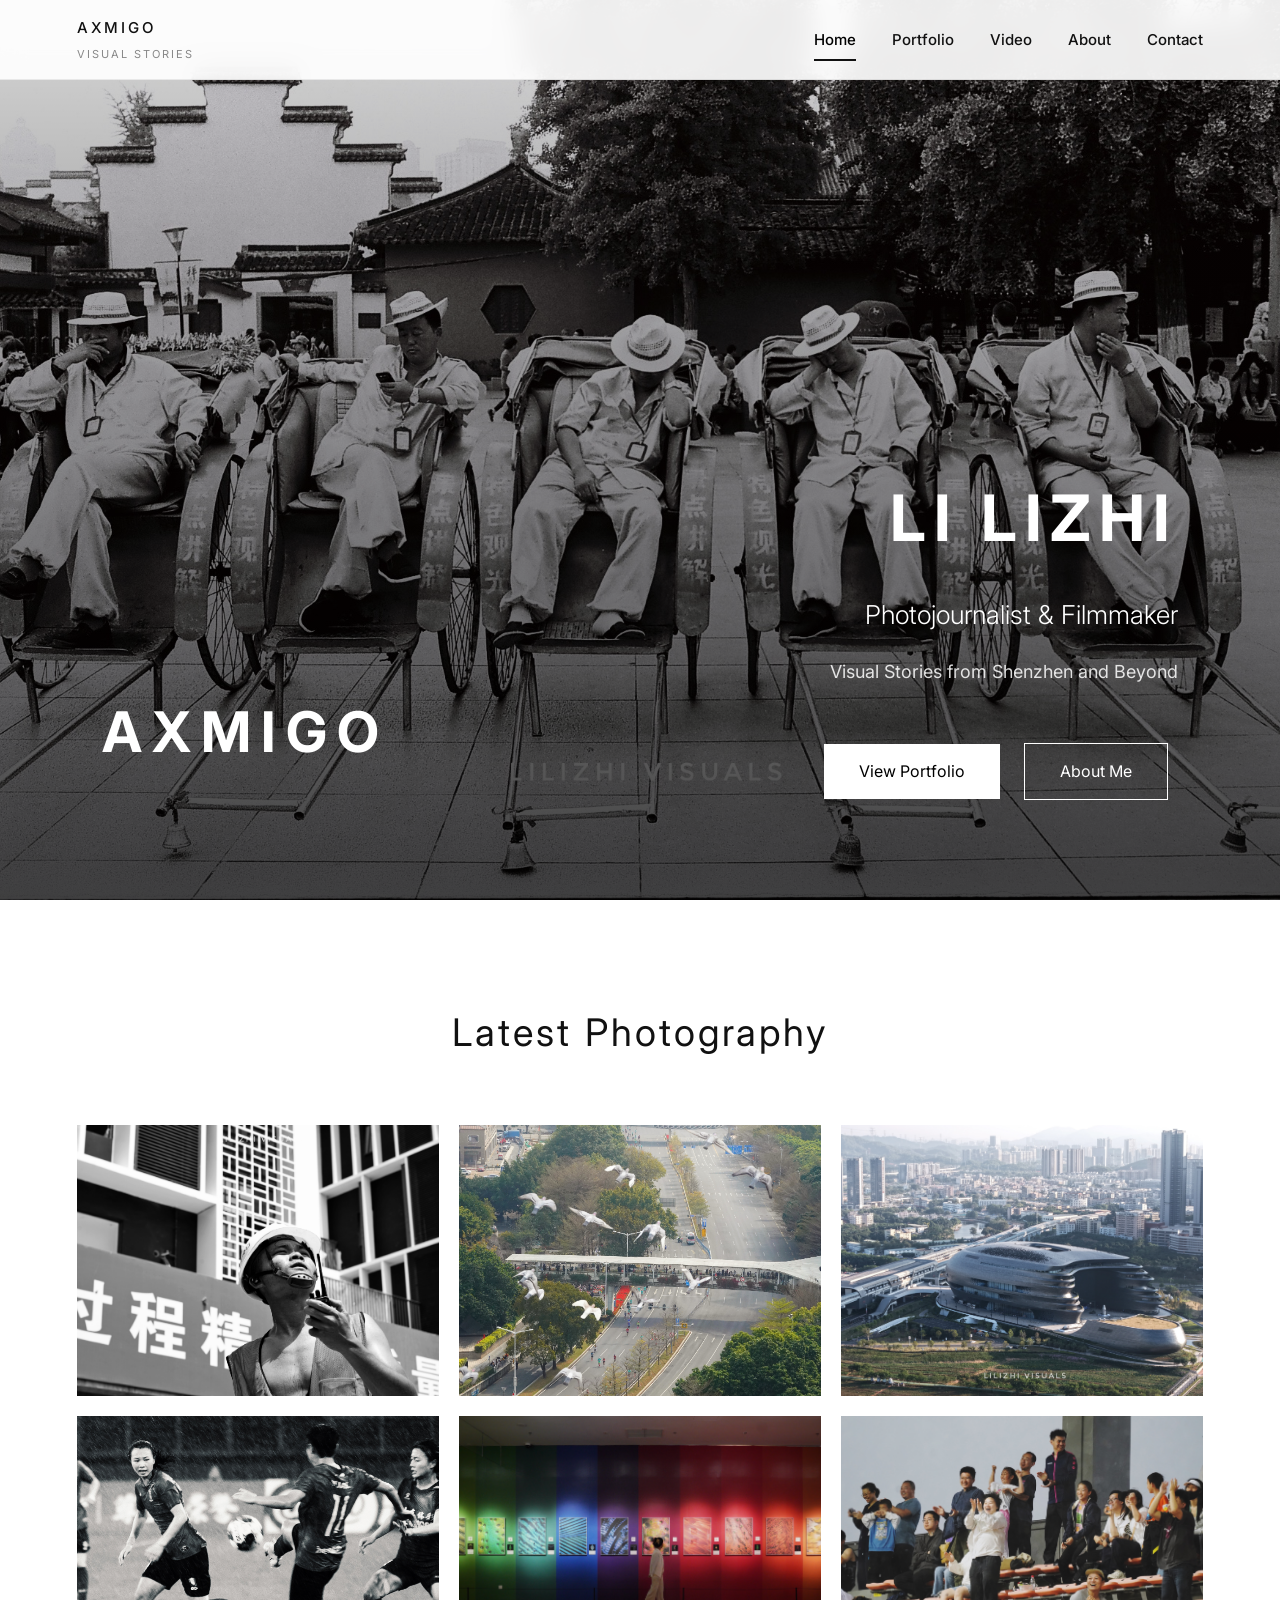
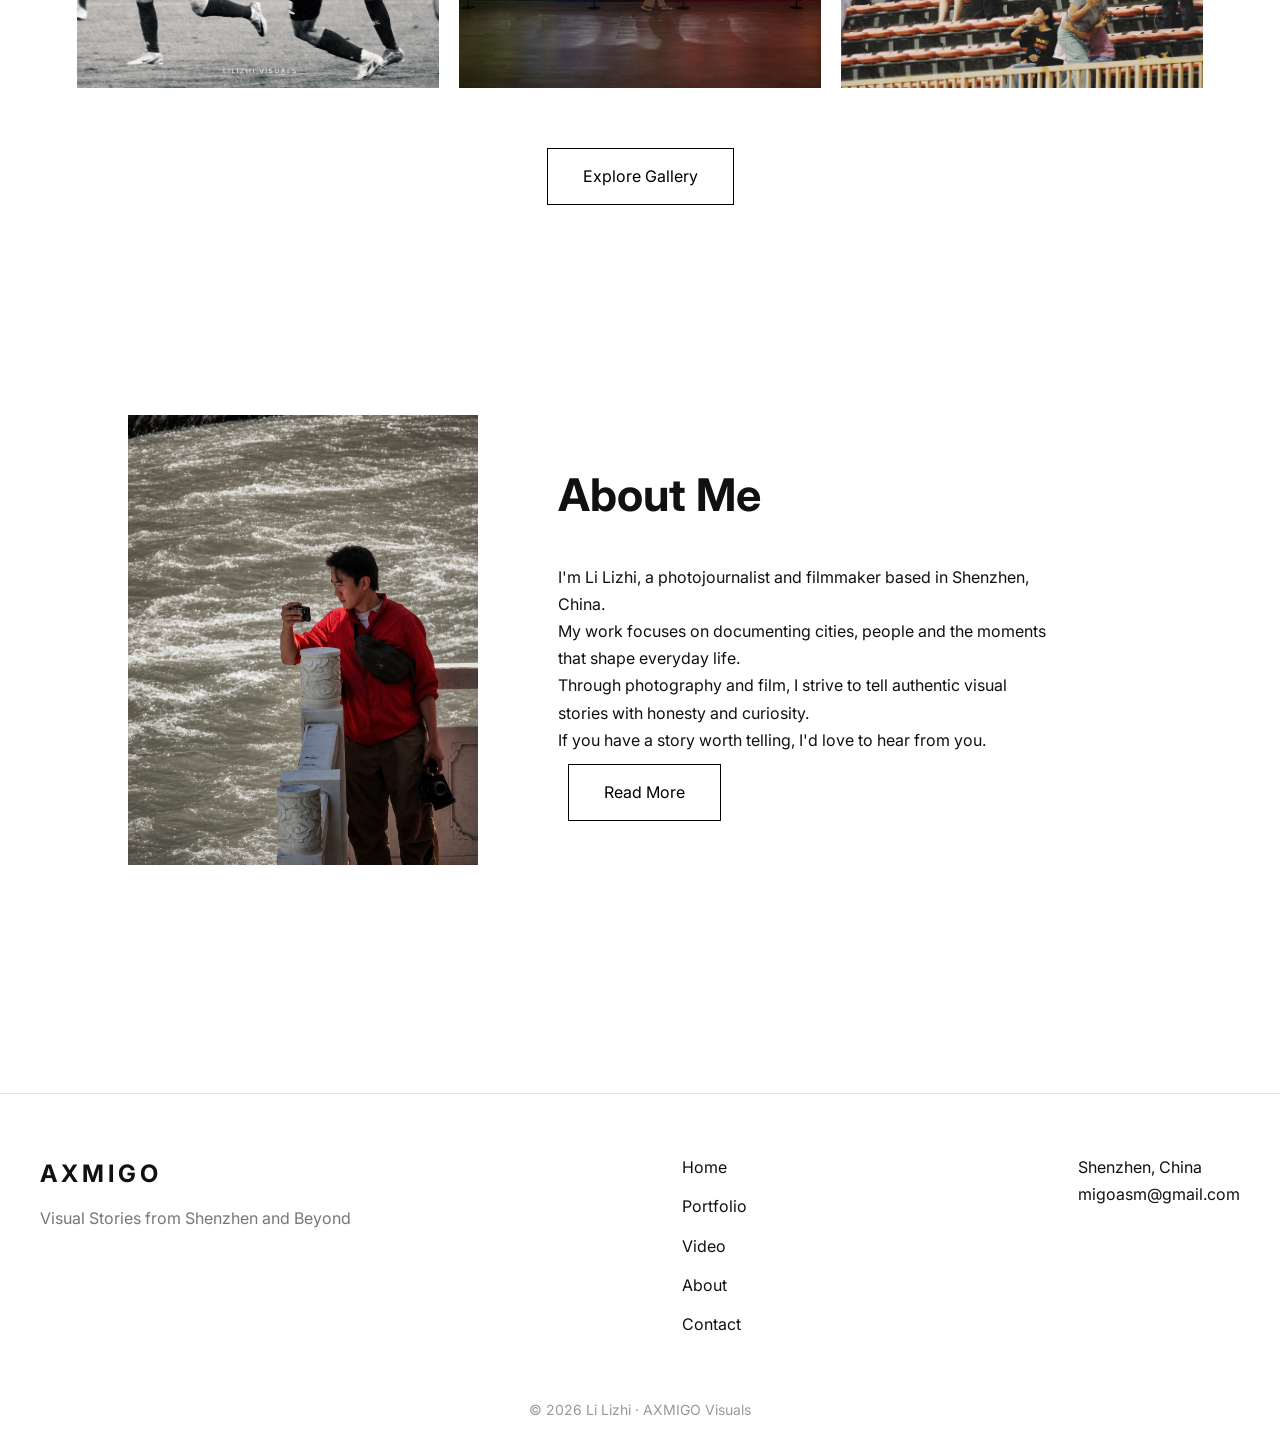
<file: index.html>
<!DOCTYPE html>
<html lang="en">

<head>
    <meta charset="UTF-8">
    <meta name="viewport" content="width=device-width, initial-scale=1.0">

    <title>AXMIGO Visuals | Li Lizhi</title>

    <meta name="description"
        content="Li Lizhi | Photojournalist, Filmmaker and Visual Storyteller based in Shenzhen.">
    <link rel="preconnect" href="https://fonts.googleapis.com">

    <link rel="preconnect" href="https://fonts.gstatic.com" crossorigin>

    <link href="https://fonts.googleapis.com/css2?family=Inter:wght@300;400;500;600;700&display=swap" rel="stylesheet">
    <link rel="stylesheet" href="css/style.css">
</head>

<body>

    <!-- Navigation -->

    <header class="navbar">

<div class="logo">

    <a href="index.html">

        AXMIGO

    </a>

    <span>

        VISUAL STORIES

    </span>

</div>

        <nav>

            <ul>

                <li><a href="index.html" class="active">Home</a></li>

                <li><a href="photo.html">Portfolio</a></li>

                <li><a href="video.html">Video</a></li>

                <li><a href="about.html">About</a></li>

                <li><a href="contact.html">Contact</a></li>

            </ul>

        </nav>

    </header>





    <!-- Hero -->

    <section class="hero">

        <!-- Background Slider -->

        <div class="slider">

            <img src="images/hero1.jpg" class="slide active">

            <img src="images/hero2.jpg" class="slide">

            <img src="images/hero3.jpg" class="slide">

        </div>

        <!-- Overlay -->

        <div class="overlay"></div>

        <!-- Hero Content -->

      <div class="hero-content">

    <div class="hero-left">

        <div class="brand">
            AXMIGO
        </div>

    </div>

    <div class="hero-right">

        <h1>LI LIZHI</h1>

        <h2>Photojournalist & Filmmaker</h2>

        <p>Visual Stories from Shenzhen and Beyond</p>

        <div class="hero-buttons">

            <a href="photo.html" class="btn btn-light">
                View Portfolio
            </a>

            <a href="about.html" class="btn btn-outline">
                About Me
            </a>

        </div>

    </div>

</div>
</section>

    <!-- Gallery Preview -->

    <section class="gallery-preview">

        <div class="section-title">

            Latest Photography

        </div>
<div class="gallery">

<img src="images/portfolio/news/news01.jpg">

<img src="images/portfolio/documentary/doc01.jpg">

<img src="images/portfolio/urban/urban01.jpg">

<img src="images/portfolio/sports/sports01.jpg">

<img src="images/portfolio/portrait/portrait01.jpg">

<img src="images/portfolio/news/news02.jpg">

</div>

        <div class="center">

            <a href="photo.html" class="btn btn-dark">

                Explore Gallery

            </a>

        </div>

    </section>





    <!-- About Preview -->

    <section class="about-preview">

        <div class="about-photo">

            <img src="images/myself01.jpg">

        </div>

        <div class="about-text">

            <h2>

                About Me

            </h2>

            <p>

                I'm Li Lizhi, a photojournalist and filmmaker based in Shenzhen, China.

            </p>

            <p>

                My work focuses on documenting cities, people and the moments that shape everyday life.

            </p>
            
            <p>

                Through photography and film, I strive to tell authentic visual stories with honesty and curiosity.

            </p>
            
            <p>

                If you have a story worth telling, I'd love to hear from you.

            </p>
            
            <a href="about.html" class="btn btn-dark">

                Read More

            </a>

        </div>

    </section>





<!-- Footer -->

<footer class="site-footer">

    <div class="footer-container">

        <div class="footer-brand">

            <h2>AXMIGO</h2>

            <p>Visual Stories from Shenzhen and Beyond</p>

        </div>

        <div class="footer-links">

            <a href="index.html">Home</a>

            <a href="photo.html">Portfolio</a>

            <a href="video.html">Video</a>

            <a href="about.html">About</a>

            <a href="contact.html">Contact</a>

        </div>

        <div class="footer-contact">

            <p>Shenzhen, China</p>

            <p>
                <a href="mailto:migoasm@gmail.com">
                    migoasm@gmail.com
                </a>
            </p>

        </div>

    </div>

    <div class="footer-bottom">

        © 2026 Li Lizhi · AXMIGO Visuals

    </div>

</footer>



    <script src="js/slider.js"></script>

</body>

</html>
</file>
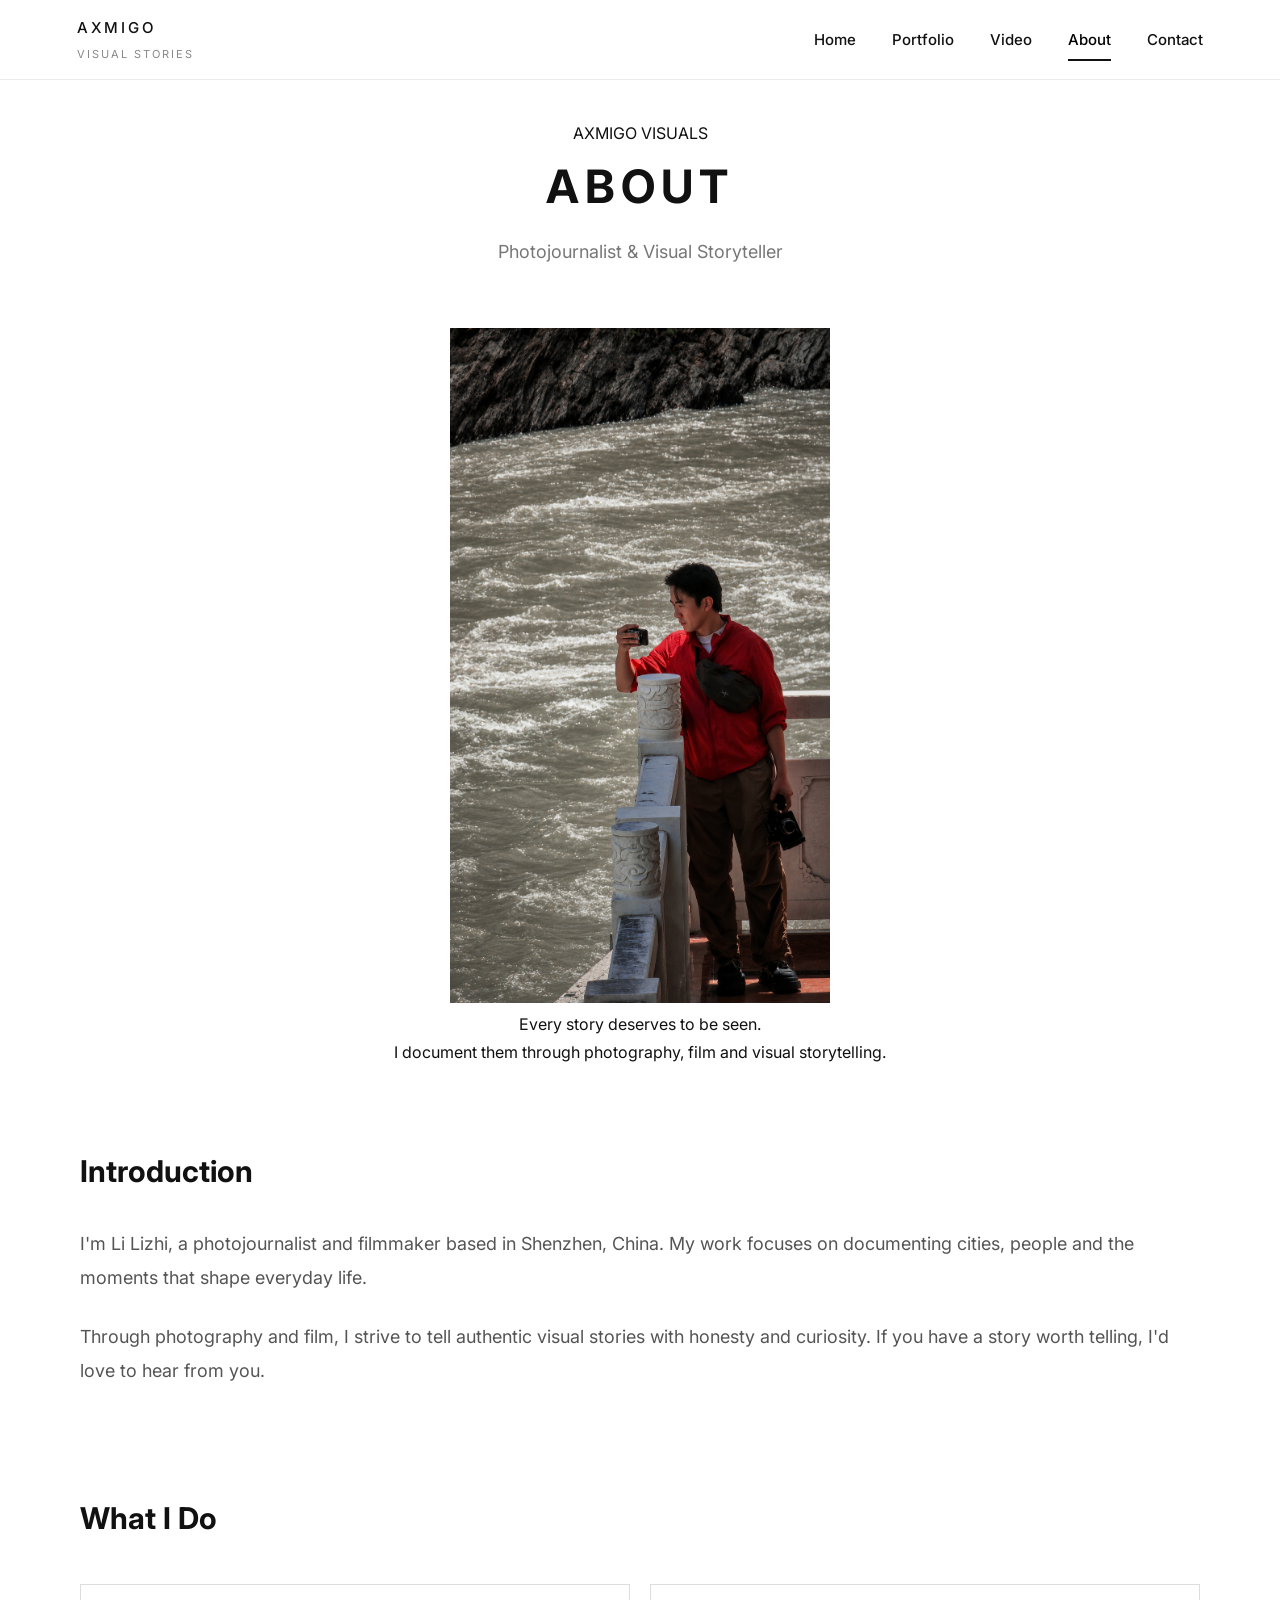
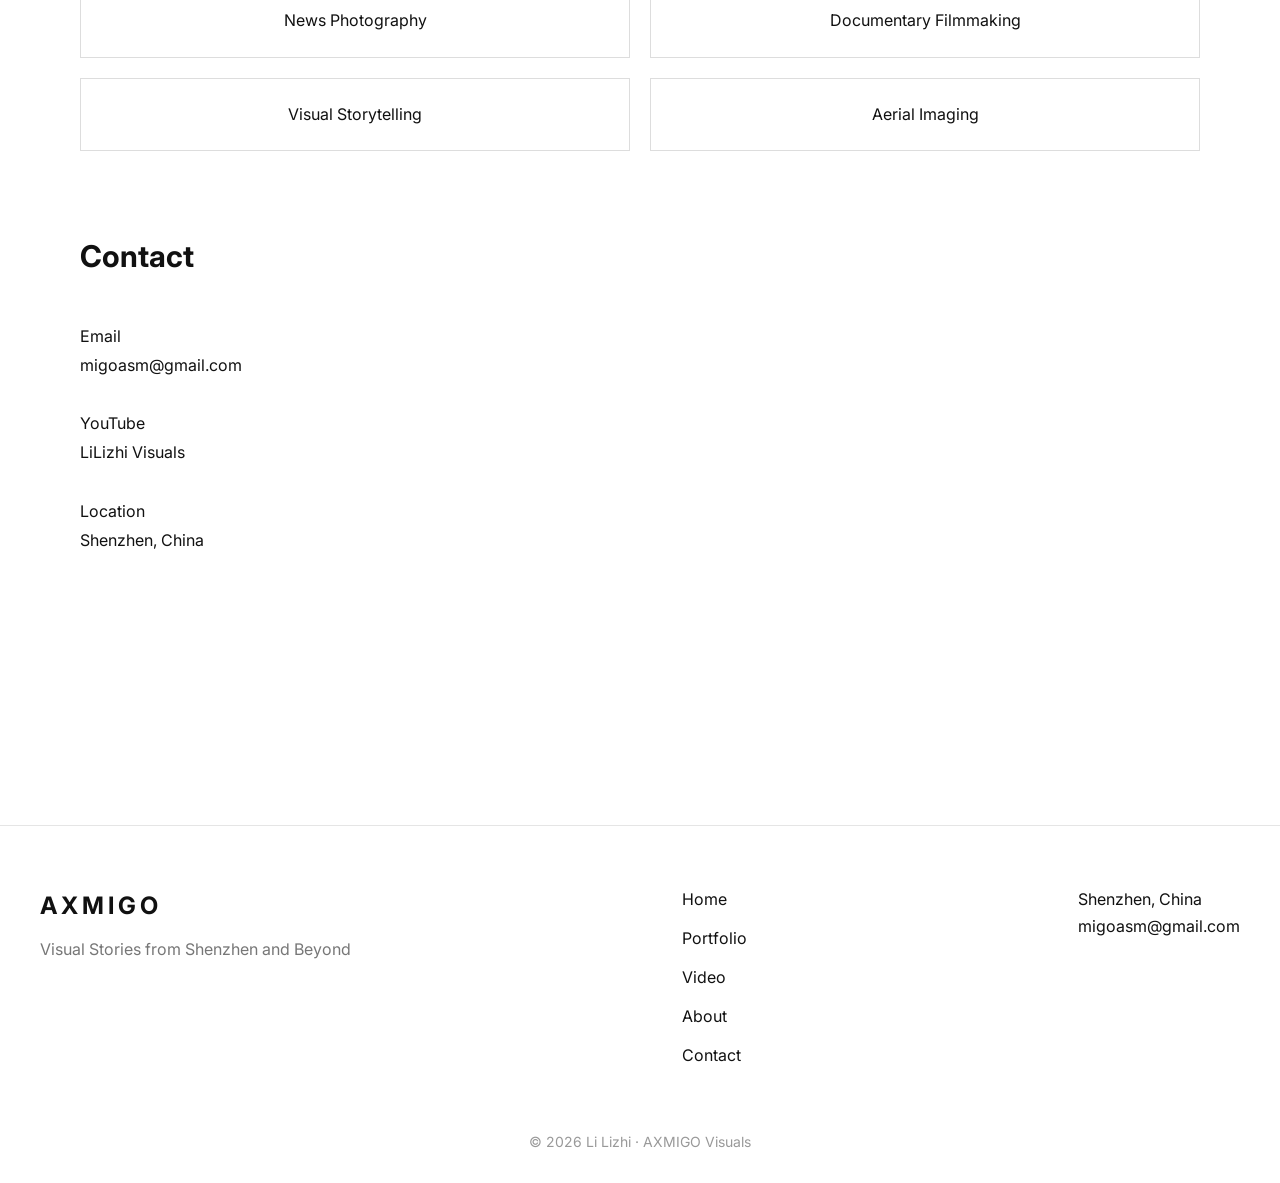
<file: about.html>
<!DOCTYPE html>
<html lang="en">

<head>

    <meta charset="UTF-8">

    <meta name="viewport" content="width=device-width, initial-scale=1.0">

    <title>About | AXMIGO Visuals</title>

    <meta name="description"
        content="About Li Lizhi | Photojournalist, Filmmaker and Visual Storyteller based in Shenzhen.">

    <link rel="preconnect" href="https://fonts.googleapis.com">

    <link rel="preconnect" href="https://fonts.gstatic.com" crossorigin>

    <link href="https://fonts.googleapis.com/css2?family=Inter:wght@300;400;500;600;700&display=swap"
        rel="stylesheet">

    <link rel="stylesheet" href="css/style.css">

</head>

<body>

    <!-- Navigation -->

    <header class="navbar">

        <div class="logo">

            <a href="index.html">

                AXMIGO

            </a>

            <span>

                VISUAL STORIES

            </span>

        </div>

        <nav>

            <ul>

                <li><a href="index.html">Home</a></li>

                <li><a href="photo.html">Portfolio</a></li>

                <li><a href="video.html">Video</a></li>

                <li><a href="about.html" class="active">About</a></li>

                <li><a href="contact.html">Contact</a></li>

            </ul>

        </nav>

    </header>

        <!-- About Hero -->

    <section class="about-hero">

        <span class="page-tag">

            AXMIGO VISUALS

        </span>

        <h1>

            ABOUT

        </h1>

        <p>

            Photojournalist & Visual Storyteller

        </p>

        <div class="hero-divider"></div>

    </section>



    <!-- Portrait -->

    <section class="portrait-section">

        <img src="images/myself01.jpg"
             alt="Li Lizhi">

        <blockquote>

            Every story deserves to be seen.

            <br>

            I document them through photography,
            film and visual storytelling.

        </blockquote>

    </section>



    <!-- Introduction -->

    <section class="about-content">

        <h2>

            Introduction

        </h2>

        <p>

            I'm Li Lizhi, a photojournalist and filmmaker based in Shenzhen, China.
            My work focuses on documenting cities, people and the moments that shape everyday life.

        </p>

        <p>

            Through photography and film, I strive to tell authentic visual stories with honesty and curiosity.

            If you have a story worth telling, I'd love to hear from you.

        </p>

    </section>



    <!-- What I Do -->

    <section class="skills">

        <h2>

            What I Do

        </h2>

        <div class="skill-list">

            <div>News Photography</div>

            <div>Documentary Filmmaking</div>

            <div>Visual Storytelling</div>

            <div>Aerial Imaging</div>

        </div>

    </section>



    <!-- Contact -->

    <section class="contact-info">

        <h2>

            Contact

        </h2>

        <p>

            Email

            <br>

            <a href="mailto:migoasm@gmail.com">

                migoasm@gmail.com

            </a>

        </p>

        <p>

            YouTube

            <br>

            <a href="https://www.youtube.com/@LiLizhiVisuals" target="_blank">

                LiLizhi Visuals

            </a>

        </p>

        <p>

            Location

            <br>

            Shenzhen, China

        </p>

    </section>
        <!-- Footer -->

    <footer class="site-footer">

        <div class="footer-container">

            <div class="footer-brand">

                <h2>AXMIGO</h2>

                <p>

                    Visual Stories from Shenzhen and Beyond

                </p>

            </div>

            <div class="footer-links">

                <a href="index.html">Home</a>

                <a href="photo.html">Portfolio</a>

                <a href="video.html">Video</a>

                <a href="about.html">About</a>

                <a href="contact.html">Contact</a>

            </div>

            <div class="footer-contact">

                <p>

                    Shenzhen, China

                </p>

                <p>

                    <a href="mailto:migoasm@gmail.com">

                        migoasm@gmail.com

                    </a>

                </p>

            </div>

        </div>

        <div class="footer-bottom">

            © 2026 Li Lizhi · AXMIGO Visuals

        </div>

    </footer>

</body>

</html>
</file>
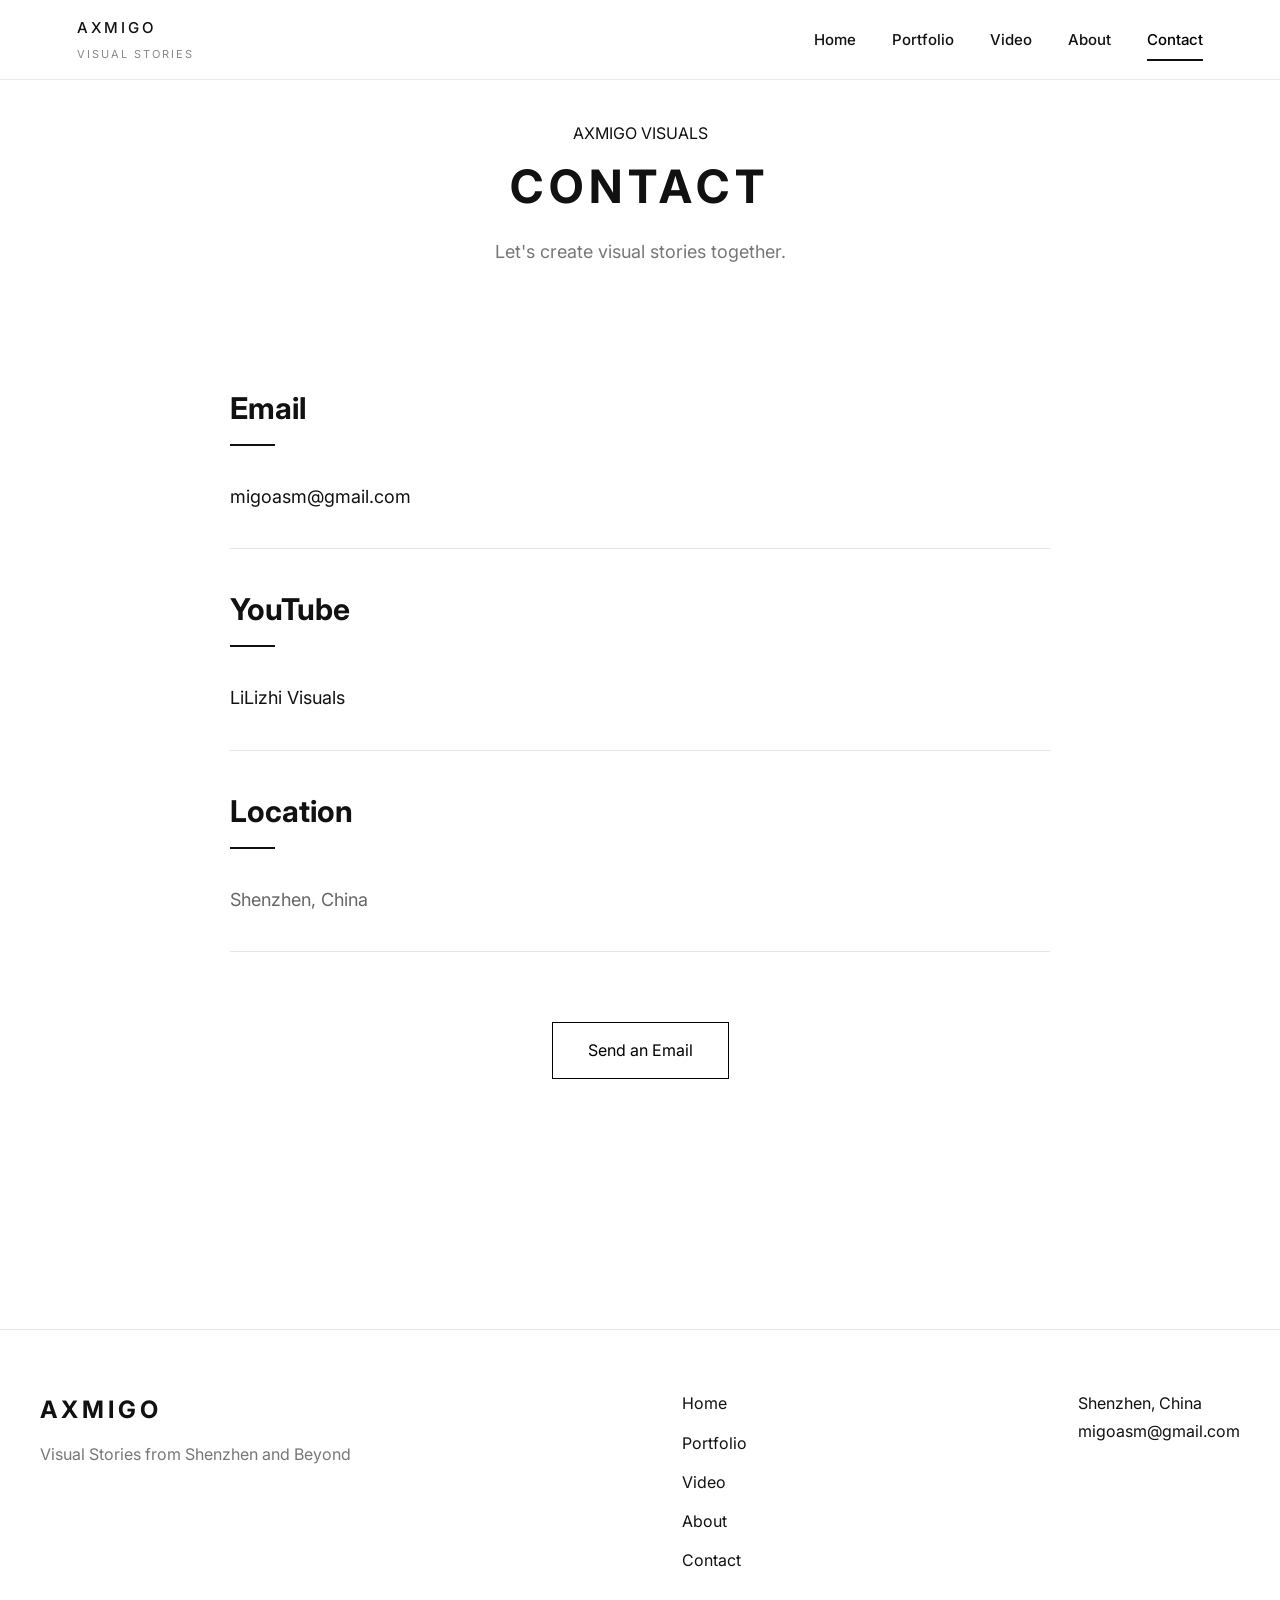
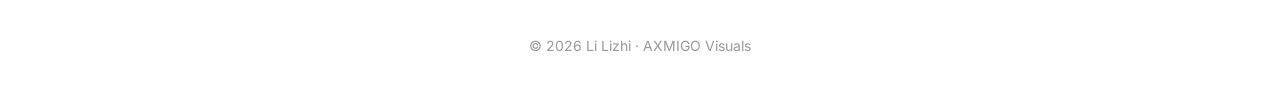
<file: contact.html>
<!DOCTYPE html>
<html lang="en">

<head>

    <meta charset="UTF-8">

    <meta name="viewport"
          content="width=device-width, initial-scale=1.0">

    <title>Contact | AXMIGO Visuals</title>

    <meta name="description"
          content="Contact Li Lizhi | AXMIGO Visuals">

    <link rel="preconnect"
          href="https://fonts.googleapis.com">

    <link rel="preconnect"
          href="https://fonts.gstatic.com"
          crossorigin>

    <link href="https://fonts.googleapis.com/css2?family=Inter:wght@300;400;500;600;700&display=swap"
          rel="stylesheet">

    <link rel="stylesheet"
          href="css/style.css">

</head>

<body>

<!-- Navigation -->

<header class="navbar">

<div class="logo">

<a href="index.html">

AXMIGO

</a>

<span>

VISUAL STORIES

</span>

</div>

<nav>

<ul>

<li><a href="index.html">Home</a></li>

<li><a href="photo.html">Portfolio</a></li>

<li><a href="video.html">Video</a></li>

<li><a href="about.html">About</a></li>

<li><a href="contact.html" class="active">Contact</a></li>

</ul>

</nav>

</header>

    <!-- Contact Hero -->

<section class="about-hero">

<span class="page-tag">

AXMIGO VISUALS

</span>

<h1>

CONTACT

</h1>

<p>

Let's create visual stories together.

</p>

<div class="hero-divider"></div>

</section>



<section class="contact-page">

<div class="contact-card">

<h2>

Email

</h2>

<p>

<a href="mailto:migoasm@gmail.com">

migoasm@gmail.com

</a>

</p>

</div>



<div class="contact-card">

<h2>

YouTube

</h2>

<p>

<a href="https://www.youtube.com/@LiLizhiVisuals"
target="_blank">

LiLizhi Visuals

</a>

</p>

</div>



<div class="contact-card">

<h2>

Location

</h2>

<p>

Shenzhen, China

</p>

</div>



<div class="contact-button">

<a href="mailto:migoasm@gmail.com"
class="btn btn-dark">

Send an Email

</a>

</div>

</section>

    <!-- Footer -->

<footer class="site-footer">

<div class="footer-container">

<div class="footer-brand">

<h2>

AXMIGO

</h2>

<p>

Visual Stories from Shenzhen and Beyond

</p>

</div>

<div class="footer-links">

<a href="index.html">Home</a>

<a href="photo.html">Portfolio</a>

<a href="video.html">Video</a>

<a href="about.html">About</a>

<a href="contact.html">Contact</a>

</div>

<div class="footer-contact">

<p>

Shenzhen, China

</p>

<p>

<a href="mailto:migoasm@gmail.com">

migoasm@gmail.com

</a>

</p>

</div>

</div>

<div class="footer-bottom">

© 2026 Li Lizhi · AXMIGO Visuals

</div>

</footer>

</body>

</html>
</file>
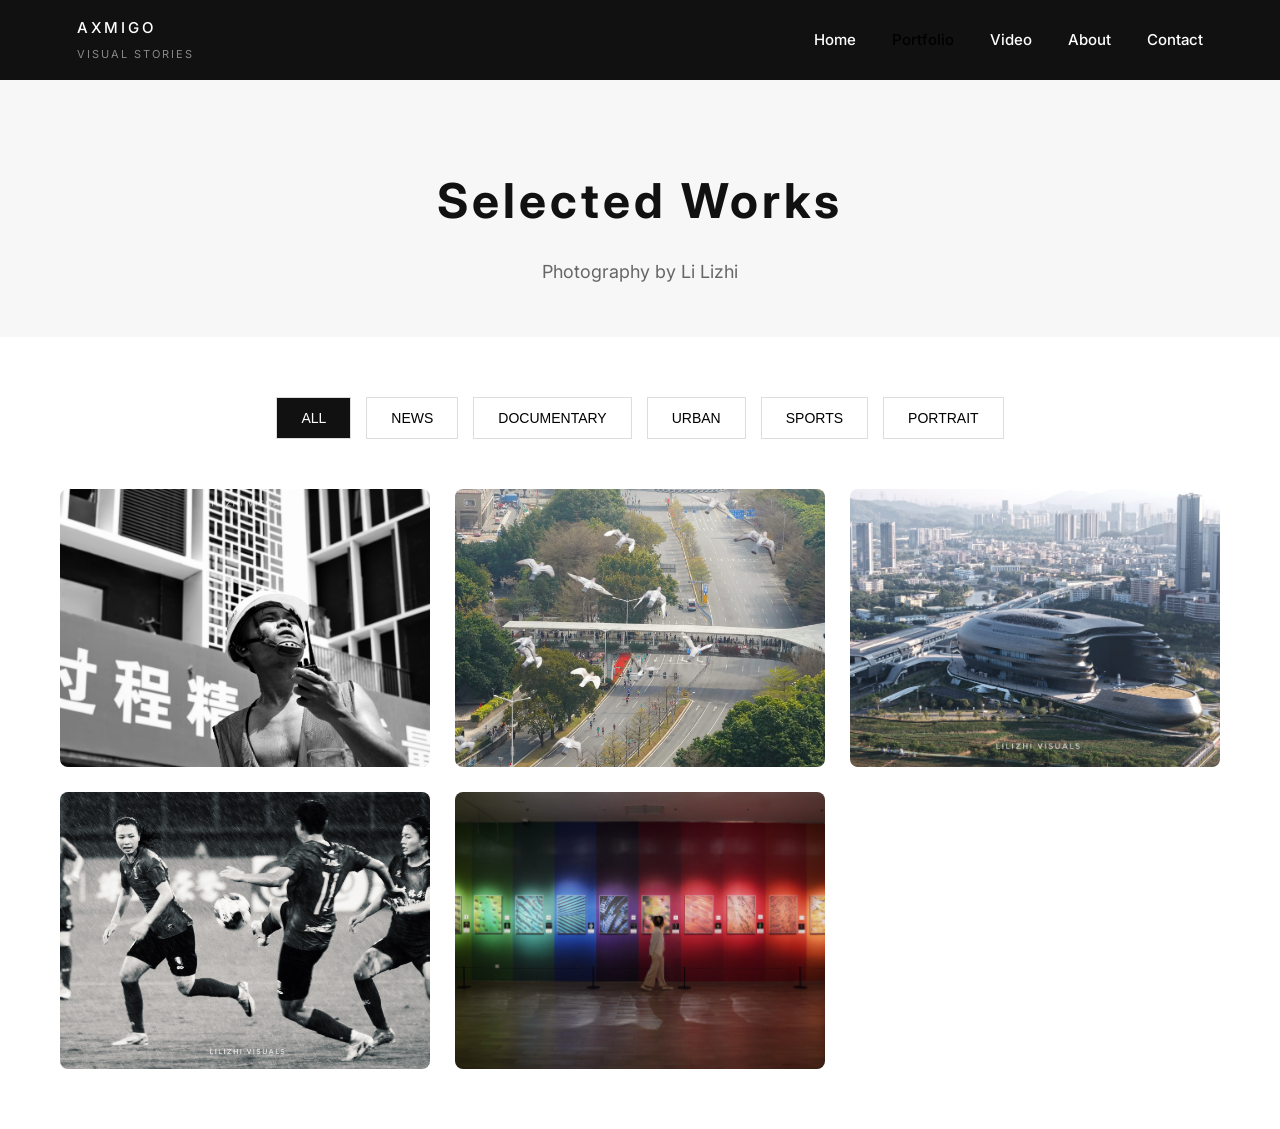
<file: photo.html>
<!DOCTYPE html>
<html lang="en">

<head>

<meta charset="UTF-8">

<meta name="viewport" content="width=device-width, initial-scale=1.0">

<title>Portfolio | Li Lizhi Visuals</title>
<link rel="preconnect" href="https://fonts.googleapis.com">

<link rel="preconnect" href="https://fonts.gstatic.com" crossorigin>

<link href="https://fonts.googleapis.com/css2?family=Inter:wght@300;400;500;600;700&display=swap" rel="stylesheet">
<link rel="stylesheet" href="css/style.css">

</head>


<body>


<header class="navbar dark-nav">

<div class="logo">

    <a href="index.html">

        AXMIGO

    </a>

    <span>

        VISUAL STORIES

    </span>

</div>


<nav>

<ul>

<li><a href="index.html">Home</a></li>

<li><a href="photo.html" class="active">Portfolio</a></li>

<li><a href="video.html">Video</a></li>

<li><a href="about.html">About</a></li>

<li><a href="contact.html">Contact</a></li>

</ul>

</nav>

</header>



<section class="portfolio-header">


<h1>

Selected Works

</h1>


<p>

Photography by Li Lizhi

</p>


</section>




<section class="portfolio">


<!-- 分类按钮 -->

<div class="filter-buttons">


<button class="filter active" data-filter="all">

ALL

</button>


<button class="filter" data-filter="news">

NEWS

</button>


<button class="filter" data-filter="documentary">

DOCUMENTARY

</button>


<button class="filter" data-filter="urban">

URBAN

</button>


<button class="filter" data-filter="sports">

SPORTS

</button>


<button class="filter" data-filter="portrait">

PORTRAIT

</button>


</div>




<!-- 图片区域 -->


<div class="photo-grid">


<div class="photo-item news">

<img src="images/portfolio/news/news01.jpg" alt="News">

</div>



<div class="photo-item documentary">

<img src="images/portfolio/documentary/doc01.jpg" alt="Documentary">

</div>



<div class="photo-item urban">

<img src="images/portfolio/urban/urban01.jpg" alt="Urban">

</div>



<div class="photo-item sports">

<img src="images/portfolio/sports/sports01.jpg" alt="Sports">

</div>



<div class="photo-item portrait">

<img src="images/portfolio/portrait/portrait01.jpg" alt="Portrait">

</div>


</div>


</section>




<!-- 图片放大窗口 -->

<div class="lightbox">


<span class="close">

×


</span>


<img class="lightbox-img">


</div>



<script src="js/gallery.js"></script>


</body>


</html>
</file>
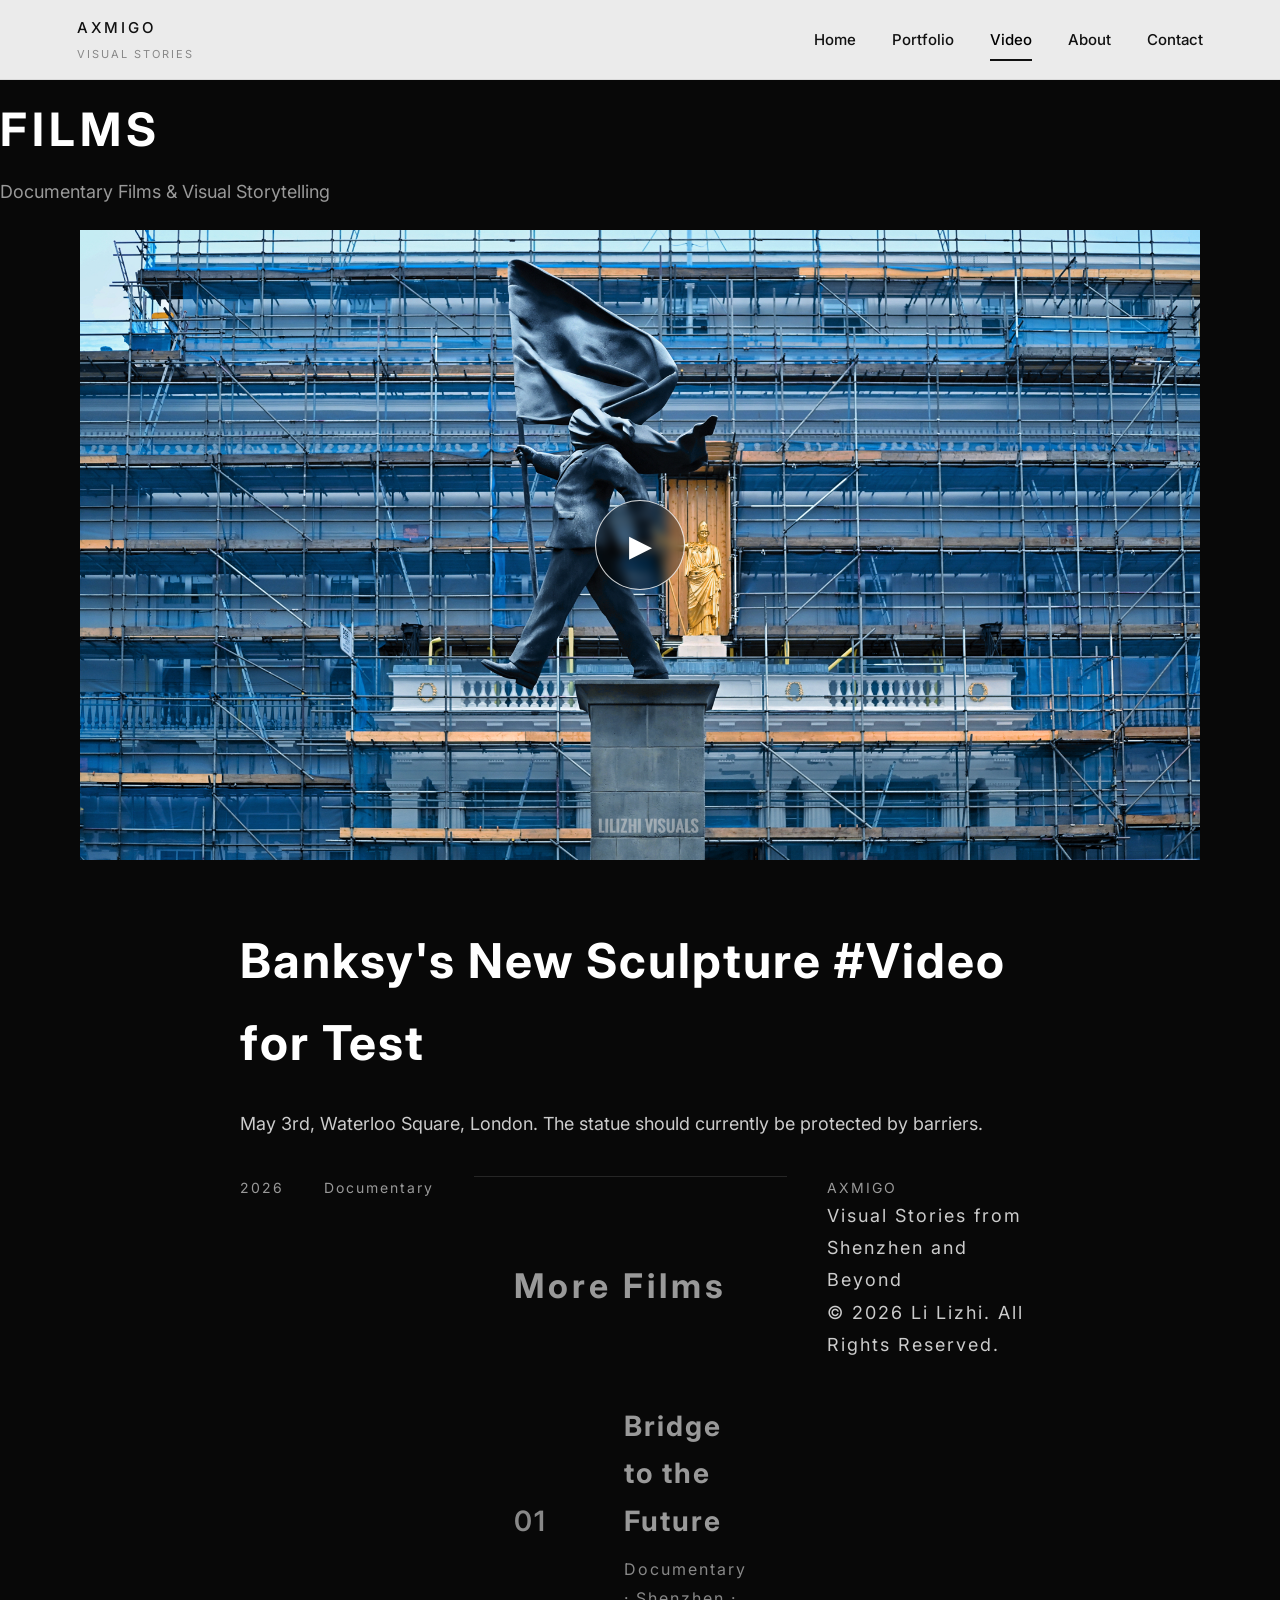
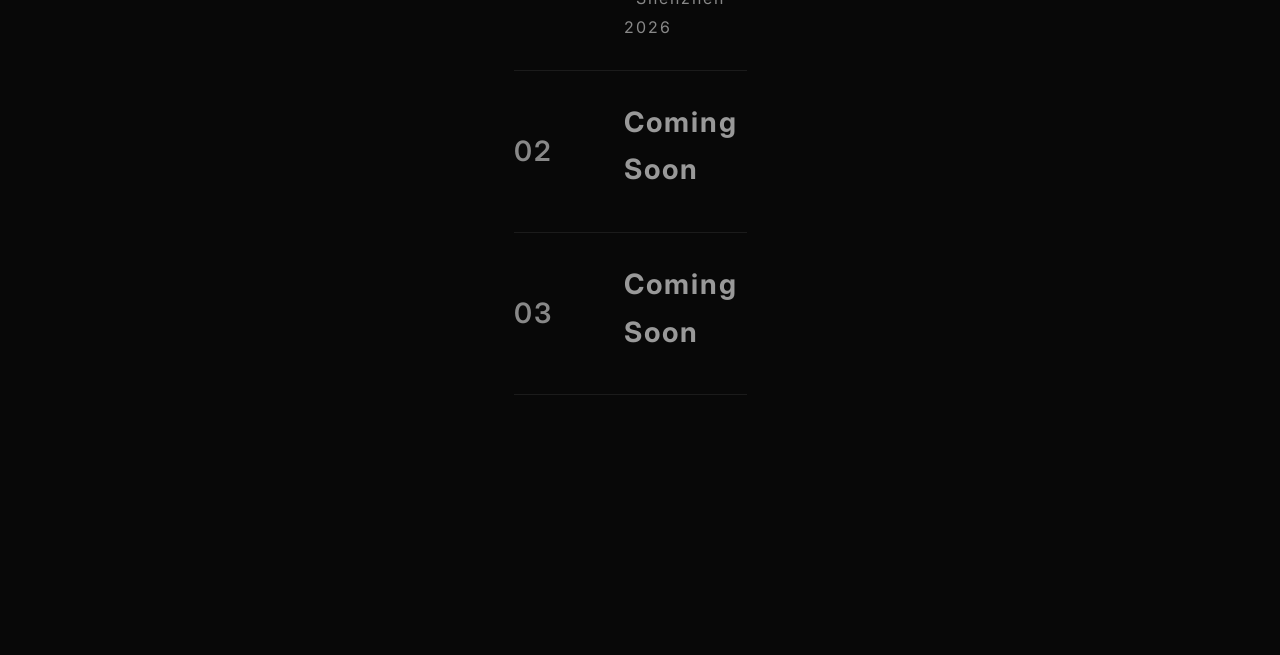
<file: video.html>
<!DOCTYPE html>
<html lang="en">

<head>

<meta charset="UTF-8">

<meta name="viewport" content="width=device-width, initial-scale=1.0">

<title>Films | AXMIGO Visuals</title>

<meta name="description"
content="Documentary films and visual storytelling by Li Lizhi.">

<link rel="preconnect" href="https://fonts.googleapis.com">
<link rel="preconnect" href="https://fonts.gstatic.com" crossorigin>

<link href="https://fonts.googleapis.com/css2?family=Inter:wght@300;400;500;600;700&display=swap" rel="stylesheet">

<link rel="stylesheet" href="css/style.css">

</head>

<body class="film-page">

<header class="navbar">

<div class="logo">

<a href="index.html">AXMIGO</a>

<span>VISUAL STORIES</span>

</div>

<nav>

<ul>

<li><a href="index.html">Home</a></li>

<li><a href="photo.html">Portfolio</a></li>

<li><a href="video.html" class="active">Video</a></li>

<li><a href="about.html">About</a></li>

<li><a href="contact.html">Contact</a></li>

</ul>

</nav>

</header>

<section class="film-hero">

<p class="film-label">
AXMIGO VISUALS
</p>

<h1>
FILMS
</h1>

<p class="film-intro">

Documentary Films &
Visual Storytelling

</p>

</section>

<section class="featured-film">

<div class="film-poster">

<img
src="images/videos/video01-banksy.jpg"

alt="Banksy #Video for Test">

<div class="play-overlay">

<button id="playFilm">

▶

</button>

</div>

</div>

<div class="film-info">

<h2>

Banksy's New Sculpture 
#Video for Test

</h2>

<p>

May 3rd, Waterloo Square, London.
The statue should currently be protected by barriers.

</p>

<div class="film-meta">

<span>2026</span>

<span>Documentary</span>


<section class="film-list">

<h3>

More Films

</h3>

<div class="film-item active">

<div class="film-index">

01

</div>

<div class="film-text">

<h4>

Bridge to the Future

</h4>

<p>

Documentary · Shenzhen · 2026

</p>

</div>

</div>

<div class="film-item">

<div class="film-index">

02

</div>

<div class="film-text">

<h4>

Coming Soon

</h4>

</div>

</div>

<div class="film-item">

<div class="film-index">

03

</div>

<div class="film-text">

<h4>

Coming Soon

</h4>

</div>

</div>

</section>

<footer>

<div class="footer-logo">

AXMIGO

</div>

<p>

Visual Stories from Shenzhen and Beyond

</p>

<p>

© 2026 Li Lizhi. All Rights Reserved.

</p>

</footer>

<div class="video-modal" id="videoModal">

<div class="video-container">

<button class="close-video">

×

</button>

<iframe
id="youtubePlayer"
src=""
allowfullscreen
allow="autoplay"></iframe>

</div>

</div>

<script src="js/video.js"></script>

</body>

</html>
</file>
<file: css/style.css>
/* =====================
   AXMIGO VISUALS
   Main Style
===================== */


*{
    margin:0;
    padding:0;
    box-sizing:border-box;
}


html{
    scroll-behavior:smooth;
}


body{

    font-family:'Inter',sans-serif;

    background:#fff;

    color:#111;

    line-height:1.7;

}


/* =====================
 Navigation
===================== */


/* =====================
   Global Navigation
===================== */

.navbar{

    position:fixed;

    top:0;

    left:0;

    width:100%;

    height:80px;

    padding:0 6%;

    display:flex;

    justify-content:space-between;

    align-items:center;

    background:rgba(255,255,255,.92);

    backdrop-filter:blur(12px);

    -webkit-backdrop-filter:blur(12px);

    border-bottom:1px solid rgba(0,0,0,.08);

    z-index:999;

}

.logo{

    display:flex;

    flex-direction:column;

}

.logo a{

    color:#111;

    text-decoration:none;

    font-size:28px;

    font-weight:700;

    letter-spacing:3px;

}

.logo span{

    font-size:11px;

    letter-spacing:2px;

    color:#888;

    margin-top:4px;

}

.navbar ul{

    display:flex;

    list-style:none;

    gap:36px;

}

.navbar ul li{

    position:relative;

}

.navbar a{

    text-decoration:none;

    color:#111;

    font-size:15px;

    font-weight:500;

    transition:.25s;

}

.navbar a:hover{

    color:#777;

}

.navbar a.active{

    color:#000;

}

.navbar a.active::after{

    content:"";

    position:absolute;

    left:0;

    bottom:-8px;

    width:100%;

    height:2px;

    background:#111;

}




/* =====================
 Hero
===================== */


.hero{

    height:100vh;

    position:relative;

    overflow:hidden;


}


.slider{

    position:absolute;

    width:100%;

    height:100%;

}



.slide{

    position:absolute;

    width:100%;

    height:100%;

    object-fit:cover;

    opacity:0;

    transition:opacity 1.5s ease;

}



.slide.active{

    opacity:1;

}



.overlay{

    position:absolute;

    width:100%;

    height:100%;

    background:

    linear-gradient(

    to bottom,   

    rgba(0,0,0,.15),

    rgba(0,0,0,.75)

    );

}



/* hero text */


.hero-content{

    position:absolute;

    left:8%;

    right:8%;

    bottom:90px;

    z-index:5;

    display:flex;

    justify-content:space-between;

    align-items:flex-end;

    color:white;

}

.hero-left{

    flex:1;

}

.hero-right{

    flex:1;

    text-align:right;

}

.hero-buttons{

    margin-top:30px;

}



.hero-right h2{

    margin:15px 0;

}

.hero-right p{

    opacity:.9;

}

.brand{

    font-size:56px;

    letter-spacing:10px;

    margin-bottom:30px;

    font-weight:700;

}



.hero h1{

    font-size:64px;

    letter-spacing:8px;

    font-weight:700;

}



.hero h2{

    font-size:26px;

    font-weight:300;

    margin:20px 0;

}



.hero p{

    font-size:18px;

    opacity:.85;

}



/* buttons */


.hero-buttons{

    margin-top:45px;

}


.btn{

    display:inline-block;

    padding:14px 35px;

    margin:10px;

    text-decoration:none;

    transition:.3s;

}



.btn-light{

    background:white;

    color:black;

}



.btn-outline{

    border:1px solid white;

    color:white;

}



.btn:hover{

    transform:translateY(-5px);

}




.scroll-down{

    position:absolute;

    bottom:40px;

    color:white;

    font-size:30px;

    z-index:3;

}



/* =====================
 Sections
===================== */


.section-title{

    text-align:center;

    font-size:38px;

    letter-spacing:3px;

    margin-bottom:60px;

}



.featured{

    padding:100px 6%;

}



.cards{

    display:grid;

    grid-template-columns:

    repeat(3,1fr);

    gap:30px;

}



.card{

    position:relative;

    overflow:hidden;

    text-decoration:none;

    color:white;

    height:450px;

}



.card img{

    width:100%;

    height:100%;

    object-fit:cover;

    transition:.6s;

}



.card:hover img{

    transform:scale(1.08);

}



.card-content{

    position:absolute;

    bottom:30px;

    left:30px;

}



.card h3{

    font-size:28px;

}



/* =====================
 Gallery
===================== */


.gallery-preview{

    padding:100px 6%;

}



.gallery{

    display:grid;

    grid-template-columns:

    repeat(3,1fr);

    gap:20px;

}



.gallery img{

    width:100%;

    aspect-ratio:4/3;

    height:auto;

    object-fit:cover;

    transition:.5s;

}



.gallery img:hover{

    transform:scale(1.04);

}


.center{

    text-align:center;

    margin-top:50px;

}


.btn-dark{

    border:1px solid black;

    color:black;

}



/* =====================
 About
===================== */


.about-preview{

    display:flex;

    gap:80px;

    padding:100px 10%;

    align-items:center;

}



.about-photo img{

    width:350px;

   height:450px;

   object-fit:cover;

}



.about-text{

    max-width:500px;

}



.about-text h2{

    font-size:45px;

    margin-bottom:30px;

}



/* ==========================================
   FOOTER
========================================== */

.site-footer{

    border-top:1px solid #e5e5e5;

    margin-top:120px;

    padding:60px 40px 30px;

}

.footer-container{

    max-width:1200px;

    margin:auto;

    display:flex;

    justify-content:space-between;

    align-items:flex-start;

    gap:60px;

    flex-wrap:wrap;

}

.footer-brand h2{

    font-size:24px;

    letter-spacing:4px;

    margin-bottom:10px;

}

.footer-brand p{

    color:#777;

}

.footer-links{

    display:flex;

    flex-direction:column;

    gap:12px;

}

.footer-links a{

    color:#111;

    text-decoration:none;

}

.footer-links a:hover{

    opacity:.6;

}

.footer-contact a{

    color:#111;

    text-decoration:none;

}

.footer-bottom{

    text-align:center;

    margin-top:60px;

    color:#999;

    font-size:14px;

}



/* =====================
 Mobile
===================== */


@media(max-width:768px){


.navbar{

    flex-direction:column;

    gap:20px;

}


.navbar ul{

    gap:15px;

}



.hero h1{

    font-size:50px;

}


.hero h2{

    font-size:20px;

}



.cards{

    grid-template-columns:1fr;

}



.gallery{

    grid-template-columns:1fr;

}



.about-preview{

    flex-direction:column;

}



.about-photo img{

    width:100%;

}


}
/* =====================================================
   PORTFOLIO PAGE
===================================================== */

.dark-nav{
    position:relative;
    background:#111;
    padding:20px 6%;
}

.dark-nav .logo a,
.dark-nav a{
    color:#fff;
}

.portfolio-header{

    padding:80px 20px 50px;

    text-align:center;

    background:#f7f7f7;

}

.portfolio-header h1{

    font-size:48px;

    letter-spacing:4px;

    margin-bottom:15px;

}

.portfolio-header p{

    color:#666;

    font-size:18px;

}


.portfolio{

    max-width:1200px;

    margin:60px auto;

    padding:0 20px;

}


.filter-buttons{

    display:flex;

    justify-content:center;

    flex-wrap:wrap;

    gap:15px;

    margin-bottom:50px;

}


.filter{

    border:1px solid #ddd;

    background:white;

    padding:12px 24px;

    cursor:pointer;

    transition:.3s;

    font-size:14px;

}


.filter:hover{

    background:#111;

    color:white;

}


.filter.active{

    background:#111;

    color:white;

}


.photo-grid{

    display:grid;

    grid-template-columns:repeat(auto-fit,minmax(320px,1fr));

    gap:25px;

}


.photo-item{

    overflow:hidden;

    border-radius:8px;

    background:#eee;

}


.photo-item img{

    width:100%;

    aspect-ratio:4/3;

    object-fit:cover;

    display:block;

    cursor:pointer;

    transition:.4s;

}


.photo-item img:hover{

    transform:scale(1.05);

}


.lightbox{

    display:none;

    position:fixed;

    inset:0;

    background:rgba(0,0,0,.9);

    justify-content:center;

    align-items:center;

    z-index:9999;

}


.lightbox-img{

    max-width:90%;

    max-height:90%;

}


.close{

    position:absolute;

    top:30px;

    right:40px;

    color:white;

    font-size:42px;

    cursor:pointer;

}

/* =====================================================
   FILMS PAGE
   AXMIGO Visuals
===================================================== */


.film-page{

    background:#080808;

    color:white;

}


/* Film Hero */
.film-hero{

    padding-top:90px;

    padding-bottom:25px;

}

.film-label{

    display:none;

}

.film-hero h1{

    font-size:46px;

    letter-spacing:5px;

    margin-bottom:10px;

}

.film-intro{

    font-size:18px;

    color:#999;

    line-height:1.5;

}


/* Featured Film */


.featured-film{

    max-width:1200px;

    margin:auto;

    padding:0 40px 120px;

}


.film-number{

    font-size:18px;

    letter-spacing:5px;

    color:#777;

    margin-bottom:25px;

}



/* Poster */


.film-poster{

    position:relative;

    overflow:hidden;

}


.film-poster img{

    width:100%;

    display:block;

    aspect-ratio:16/9;

    object-fit:cover;

    transition:.8s;

}


.film-poster:hover img{

    transform:scale(1.04);

    filter:brightness(.9);

}

/* Play Button */


.play-overlay{

    position:absolute;

    inset:0;

    display:flex;

    justify-content:center;

    align-items:center;

}


.play-overlay button{

    width:90px;

    height:90px;

    border-radius:50%;

    border:1px solid rgba(255,255,255,.8);

    background:rgba(0,0,0,.35);

    color:white;

    font-size:30px;

    cursor:pointer;

    backdrop-filter:blur(5px);

    transition:.4s;

}


.play-overlay button:hover{

    transform:scale(1.18);

    background:white;

    color:black;

    box-shadow:0 0 30px rgba(255,255,255,.35);

}


/* Film Info */


.film-info{

    max-width:800px;

    margin:60px auto 0;

}


.film-info h2{

    font-size:48px;

    letter-spacing:2px;

    margin-bottom:25px;

}


.film-info p{

    color:#ccc;

    font-size:18px;

    line-height:1.8;

}


.film-meta{

    display:flex;

    gap:40px;

    margin-top:35px;

    color:#999;

    font-size:14px;

    letter-spacing:2px;

}



/* Watch Button */


.watch-btn{

    display:inline-block;

    margin-top:50px;

    padding:16px 45px;

    border:1px solid white;

    color:white;

    text-decoration:none;

    letter-spacing:3px;

    transition:.3s;

}


.watch-btn:hover{

    background:white;

    color:black;

}



/* Coming Soon */


.coming-soon{

    text-align:center;

    padding:80px 20px 120px;

    border-top:1px solid rgba(255,255,255,.15);

}


.coming-soon h3{

    font-size:36px;

    letter-spacing:5px;

}


.coming-soon p{

    margin-top:20px;

    color:#888;

}



/* Video Modal */


.video-modal{

    position:fixed;

    inset:0;

    background:rgba(0,0,0,.95);

    display:none;

    justify-content:center;

    align-items:center;

    z-index:9999;

    opacity:0;

    transition:opacity .3s ease;

}

.video-modal.show{

    opacity:1;

}


.video-container{

    width:80%;

    max-width:1100px;

    position:relative;

    transform:scale(.92);

    transition:transform .35s ease;

}

.video-modal.show .video-container{

    transform:scale(1);

}


.video-container iframe{

    width:100%;

    aspect-ratio:16/9;

    border:0;

}



.close-video{

    position:absolute;

    right:0;

    top:-60px;

    background:none;

    border:none;

    color:white;

    font-size:45px;

    cursor:pointer;

}






/* Mobile */

@media(max-width:768px){


.film-hero{

    padding-top:140px;

}


.film-hero h1{

    font-size:55px;

}


.film-intro{

    font-size:20px;

}


.featured-film{

    padding:0 20px 80px;

}


.film-info h2{

    font-size:34px;

}


.film-meta{

    flex-direction:column;

    gap:10px;

}


.video-container{

    width:95%;

}


}

/* Film List */

.film-list{

max-width:1100px;

margin:0 auto;

padding:80px 40px 140px;

border-top:1px solid rgba(255,255,255,.12);

}

.film-list h3{

font-size:34px;

margin-bottom:60px;

letter-spacing:4px;

}

.film-item{

display:flex;

align-items:center;

gap:40px;

padding:28px 0;

border-bottom:1px solid rgba(255,255,255,.08);

transition:.3s;

cursor:pointer;

}

.film-item:hover{

padding-left:18px;

background:rgba(255,255,255,.03);

}

.film-index{

font-size:28px;

font-weight:600;

color:#888;

min-width:70px;

}

.film-text h4{

font-size:28px;

margin-bottom:10px;

}

.film-text p{

color:#888;

font-size:16px;

}


/* ==========================================
   ABOUT PAGE
========================================== */

.about-hero{

    padding:120px 20px 60px;

    text-align:center;

}

.about-hero h1{

    font-size:46px;

    letter-spacing:6px;

    margin-bottom:12px;

}

.about-hero p{

    color:#777;

    font-size:18px;

    margin-top:12px;

}

.portrait-section{

    max-width:1200px;

    margin:0 auto;

    padding:0 40px 80px;
   
    text-align:center;

}

.portrait-section img{

    width:380px;

    max-width:100%;

    height:auto;

    display:inline-block;

}

.statement{

    max-width:1200px;

    margin:0 auto;

    padding:0 40px 80px;

    text-align:center;

}

.statement blockquote{

    max-width:700px;

    margin:auto;

    font-size:28px;

    line-height:1.8;

    font-weight:300;

}

.about-content{

    max-width:1200px;

    margin:0 auto;

    padding:0 40px 80px;

}

.about-content h2{

    font-size:30px;

    margin-bottom:30px;

}

.about-content p{

    font-size:18px;

    line-height:1.9;

    color:#555;

    margin-bottom:25px;

}


.skills{

    max-width:1200px;

    margin:0 auto;

    padding:0 40px 80px;

}

.skills h2{

    margin-bottom:40px;

    font-size:30px;

}

.skill-list{

    display:grid;

    grid-template-columns:repeat(2,1fr);

    gap:20px;

    margin-top:20px;

}

.skill-list div{

    padding:22px;

    text-align:center;

    border:1px solid #ddd;

}

.skill-list div:hover{

    background:#111;

    color:white;

}

.contact-info{

    max-width:1200px;

    margin:0 auto;

    padding:0 40px 120px;

}

.contact-info h2{

    font-size:30px;

    margin-bottom:40px;

}

.contact-info p{

    margin-bottom:30px;

    line-height:1.8;

}

.contact-info a{

    color:#111;

    text-decoration:none;

}

.contact-info a:hover{

    text-decoration:underline;

}

@media(max-width:768px){

.about-hero{

    padding-top:90px;

}

.statement blockquote{

    font-size:28px;

}

.about-content p{

    font-size:17px;

}

.skill-list{

    flex-direction:column;

}

.skill-list div{

    width:100%;

    text-align:center;

}

}



/* ==========================================
   CONTACT PAGE
========================================== */

.contact-page{

    max-width:900px;

    margin:0 auto;

    padding:20px 40px 120px;

}

.contact-card{

    border-bottom:1px solid #e5e5e5;

    padding:35px 0;

}

.contact-card h2{

    font-size:30px;

    margin-bottom:15px;

    position:relative;

    display:inline-block;

}

.contact-card h2::after{

    content:"";

    display:block;

    width:45px;

    height:2px;

    background:#111;

    margin-top:10px;

}

.contact-card p{

    margin-top:20px;

    font-size:18px;

    line-height:1.8;

    color:#666;

}

.contact-card a{

    color:#111;

    text-decoration:none;

    transition:.3s;

}

.contact-card a:hover{

    opacity:.6;

}

.contact-button{

    margin-top:60px;

    text-align:center;

}
</file>
